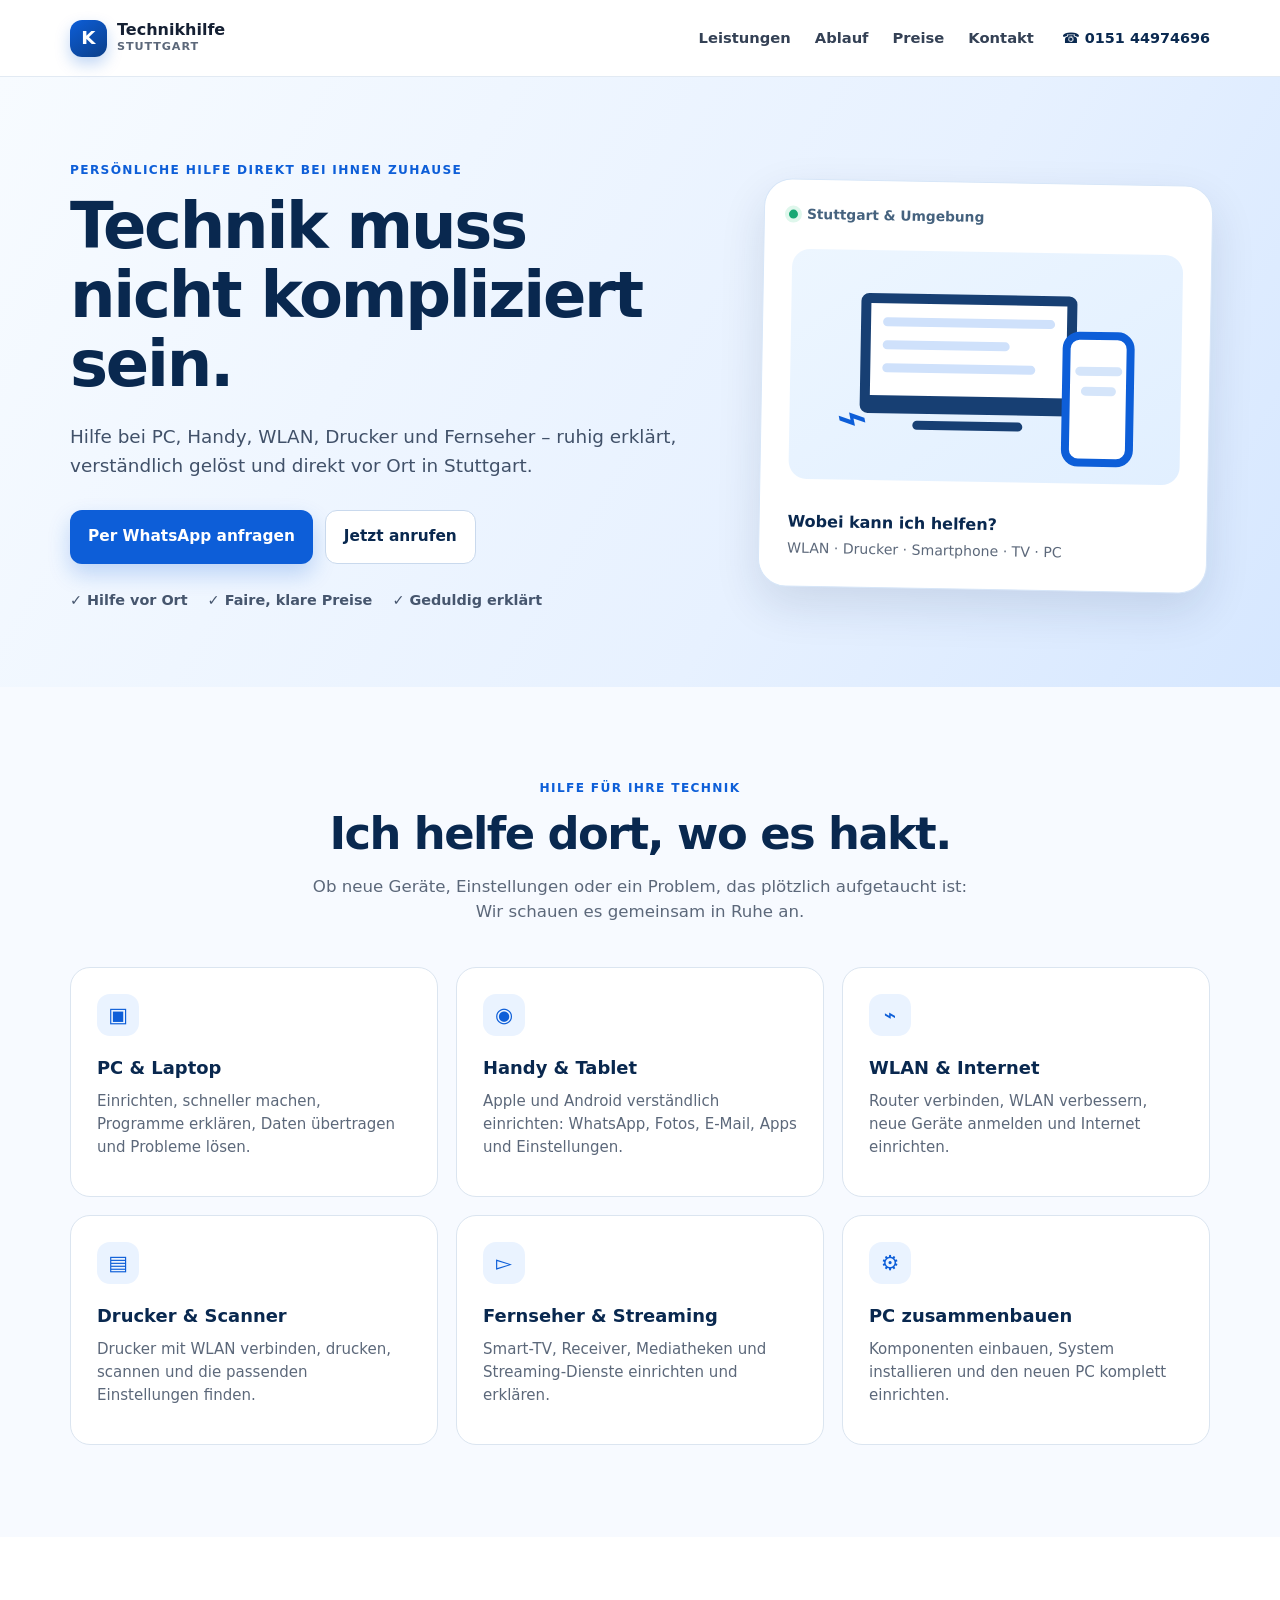
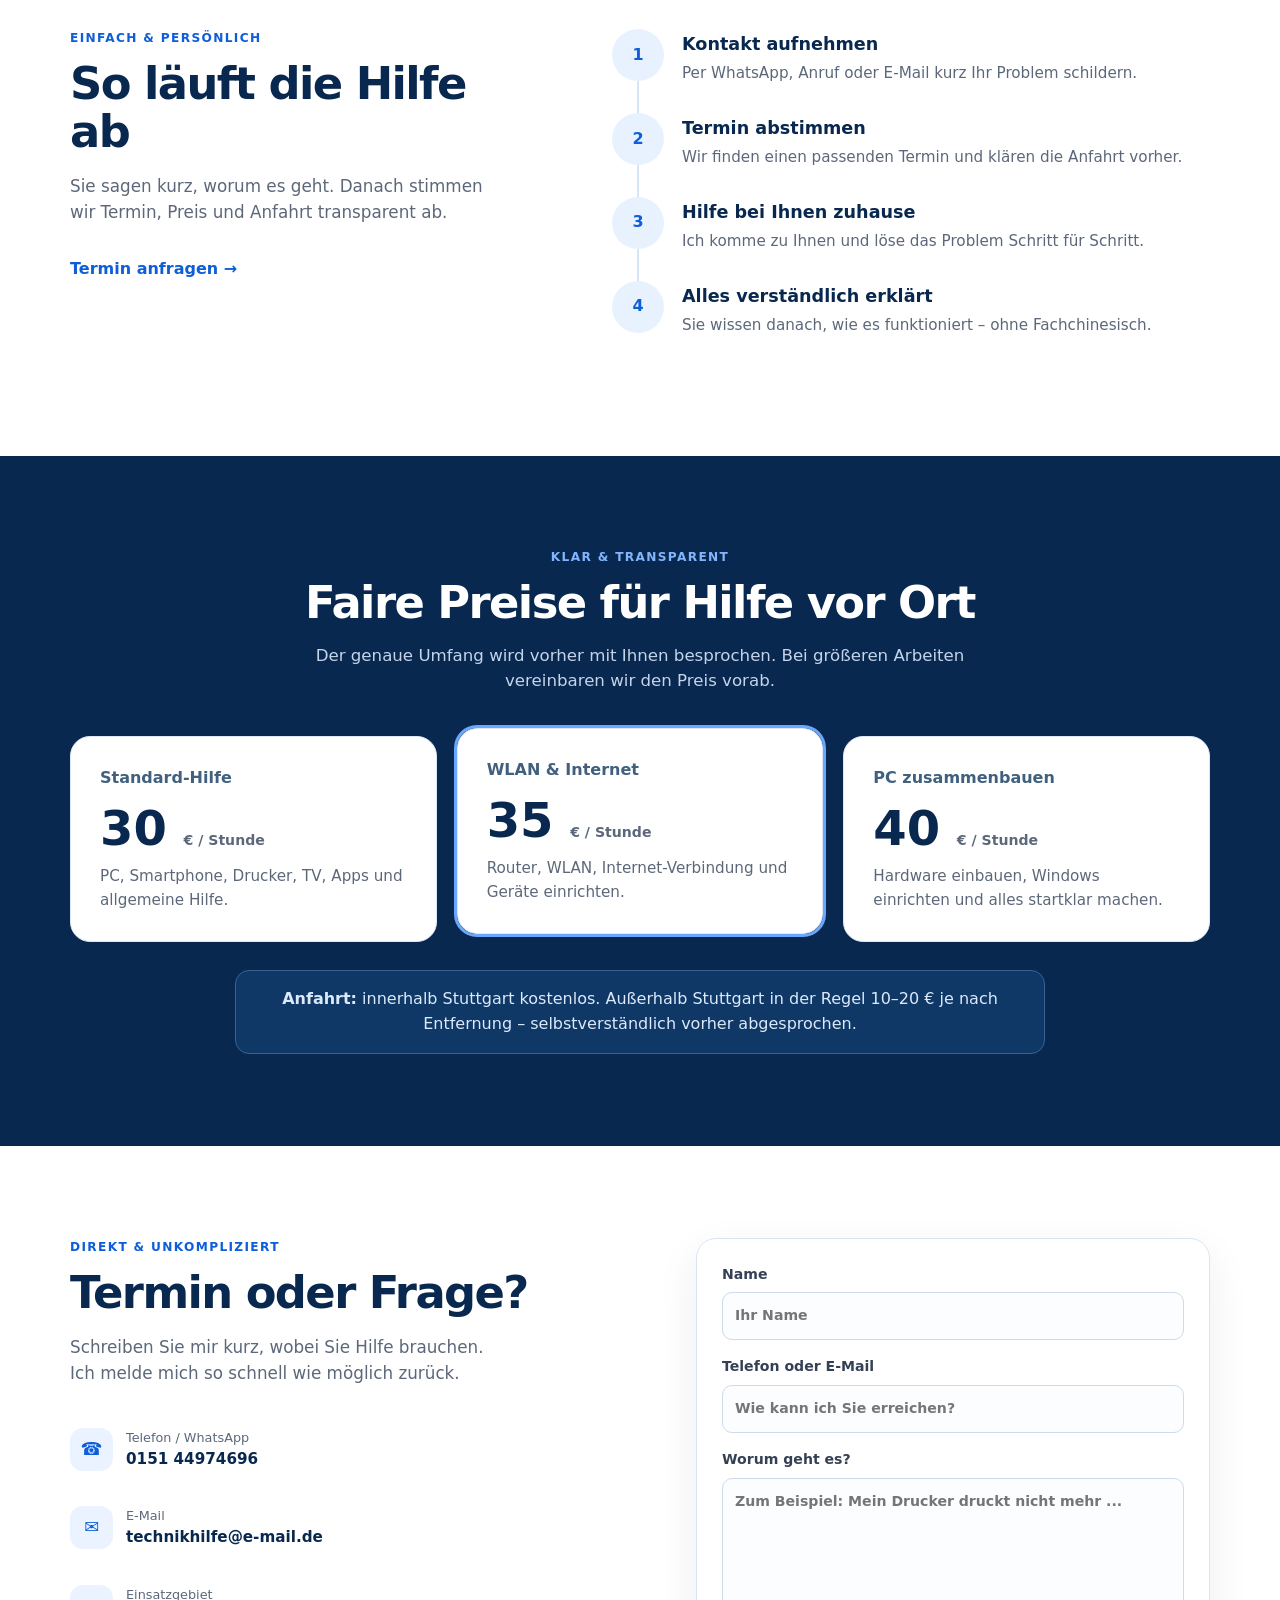
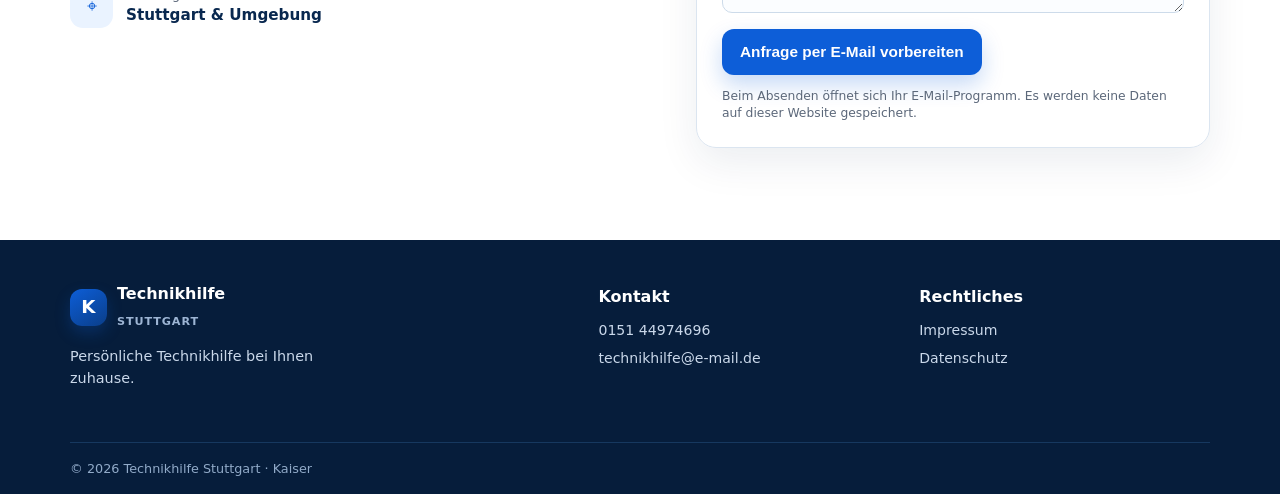
<file: index.html>
<!doctype html>
<html lang="de">
<head>
  <meta charset="utf-8" />
  <meta name="viewport" content="width=device-width, initial-scale=1" />
  <meta name="description" content="Technikhilfe in Stuttgart: PC, Smartphone, WLAN, Drucker und Fernseher direkt bei Ihnen zuhause." />
  <meta name="theme-color" content="#0b2f61" />
  <title>Technikhilfe Stuttgart | PC, Handy, WLAN & Drucker</title>
  <link rel="icon" href="favicon.svg" type="image/svg+xml" />
  <link rel="stylesheet" href="style.css" />
</head>
<body>
  <a class="skip-link" href="#inhalt">Zum Inhalt springen</a>

  <header class="site-header" id="top">
    <div class="container nav-wrap">
      <a class="brand" href="#top" aria-label="Technikhilfe Stuttgart – Startseite">
        <span class="brand-mark" aria-hidden="true">K</span>
        <span><strong>Technikhilfe</strong><small>Stuttgart</small></span>
      </a>
      <button class="menu-toggle" aria-label="Menü öffnen" aria-expanded="false" aria-controls="main-nav">☰</button>
      <nav id="main-nav" class="main-nav" aria-label="Hauptnavigation">
        <a href="#leistungen">Leistungen</a>
        <a href="#ablauf">Ablauf</a>
        <a href="#preise">Preise</a>
        <a href="#kontakt">Kontakt</a>
      </nav>
      <a class="nav-phone" href="tel:+4915144974696">☎ 0151 44974696</a>
    </div>
  </header>

  <main id="inhalt">
    <section class="hero">
      <div class="container hero-grid">
        <div class="hero-copy">
          <p class="eyebrow">Persönliche Hilfe direkt bei Ihnen zuhause</p>
          <h1>Technik muss nicht kompliziert sein.</h1>
          <p class="hero-text">Hilfe bei PC, Handy, WLAN, Drucker und Fernseher – ruhig erklärt, verständlich gelöst und direkt vor Ort in Stuttgart.</p>
          <div class="hero-actions">
            <a class="button button-primary" href="https://wa.me/4915144974696?text=Hallo%20Kaiser%2C%20ich%20h%C3%A4tte%20gern%20Hilfe%20bei%20..." target="_blank" rel="noopener">Per WhatsApp anfragen</a>
            <a class="button button-secondary" href="tel:+4915144974696">Jetzt anrufen</a>
          </div>
          <ul class="trust-list" aria-label="Vorteile">
            <li>✓ Hilfe vor Ort</li><li>✓ Faire, klare Preise</li><li>✓ Geduldig erklärt</li>
          </ul>
        </div>
        <div class="hero-card" aria-label="Technikhilfe Leistungen">
          <div class="hero-card-top">
            <span class="status-dot"></span><span>Stuttgart & Umgebung</span>
          </div>
          <div class="device-illustration" aria-hidden="true">
            <div class="screen"><span></span><span></span><span></span></div>
            <div class="phone"><span></span><span></span></div>
            <div class="wifi">⌁</div>
          </div>
          <div class="quick-help">
            <strong>Wobei kann ich helfen?</strong>
            <span>WLAN · Drucker · Smartphone · TV · PC</span>
          </div>
        </div>
      </div>
    </section>

    <section class="section section-soft" id="leistungen">
      <div class="container">
        <div class="section-heading">
          <p class="eyebrow">Hilfe für Ihre Technik</p>
          <h2>Ich helfe dort, wo es hakt.</h2>
          <p>Ob neue Geräte, Einstellungen oder ein Problem, das plötzlich aufgetaucht ist: Wir schauen es gemeinsam in Ruhe an.</p>
        </div>
        <div class="service-grid">
          <article class="service-card"><div class="icon">▣</div><h3>PC & Laptop</h3><p>Einrichten, schneller machen, Programme erklären, Daten übertragen und Probleme lösen.</p></article>
          <article class="service-card"><div class="icon">◉</div><h3>Handy & Tablet</h3><p>Apple und Android verständlich einrichten: WhatsApp, Fotos, E-Mail, Apps und Einstellungen.</p></article>
          <article class="service-card"><div class="icon">⌁</div><h3>WLAN & Internet</h3><p>Router verbinden, WLAN verbessern, neue Geräte anmelden und Internet einrichten.</p></article>
          <article class="service-card"><div class="icon">▤</div><h3>Drucker & Scanner</h3><p>Drucker mit WLAN verbinden, drucken, scannen und die passenden Einstellungen finden.</p></article>
          <article class="service-card"><div class="icon">▻</div><h3>Fernseher & Streaming</h3><p>Smart-TV, Receiver, Mediatheken und Streaming-Dienste einrichten und erklären.</p></article>
          <article class="service-card"><div class="icon">⚙</div><h3>PC zusammenbauen</h3><p>Komponenten einbauen, System installieren und den neuen PC komplett einrichten.</p></article>
        </div>
      </div>
    </section>

    <section class="section" id="ablauf">
      <div class="container split-layout">
        <div>
          <p class="eyebrow">Einfach & persönlich</p>
          <h2>So läuft die Hilfe ab</h2>
          <p class="section-intro">Sie sagen kurz, worum es geht. Danach stimmen wir Termin, Preis und Anfahrt transparent ab.</p>
          <a class="text-link" href="#kontakt">Termin anfragen <span>→</span></a>
        </div>
        <ol class="steps">
          <li><span>1</span><div><h3>Kontakt aufnehmen</h3><p>Per WhatsApp, Anruf oder E-Mail kurz Ihr Problem schildern.</p></div></li>
          <li><span>2</span><div><h3>Termin abstimmen</h3><p>Wir finden einen passenden Termin und klären die Anfahrt vorher.</p></div></li>
          <li><span>3</span><div><h3>Hilfe bei Ihnen zuhause</h3><p>Ich komme zu Ihnen und löse das Problem Schritt für Schritt.</p></div></li>
          <li><span>4</span><div><h3>Alles verständlich erklärt</h3><p>Sie wissen danach, wie es funktioniert – ohne Fachchinesisch.</p></div></li>
        </ol>
      </div>
    </section>

    <section class="section section-dark" id="preise">
      <div class="container">
        <div class="section-heading light">
          <p class="eyebrow">Klar & transparent</p>
          <h2>Faire Preise für Hilfe vor Ort</h2>
          <p>Der genaue Umfang wird vorher mit Ihnen besprochen. Bei größeren Arbeiten vereinbaren wir den Preis vorab.</p>
        </div>
        <div class="price-grid">
          <article class="price-card"><p class="price-label">Standard-Hilfe</p><div class="price">30 <small>€ / Stunde</small></div><p>PC, Smartphone, Drucker, TV, Apps und allgemeine Hilfe.</p></article>
          <article class="price-card featured"><p class="price-label">WLAN & Internet</p><div class="price">35 <small>€ / Stunde</small></div><p>Router, WLAN, Internet-Verbindung und Geräte einrichten.</p></article>
          <article class="price-card"><p class="price-label">PC zusammenbauen</p><div class="price">40 <small>€ / Stunde</small></div><p>Hardware einbauen, Windows einrichten und alles startklar machen.</p></article>
        </div>
        <div class="travel-note"><strong>Anfahrt:</strong> innerhalb Stuttgart kostenlos. Außerhalb Stuttgart in der Regel 10–20 € je nach Entfernung – selbstverständlich vorher abgesprochen.</div>
      </div>
    </section>

    <section class="section" id="kontakt">
      <div class="container contact-grid">
        <div>
          <p class="eyebrow">Direkt & unkompliziert</p>
          <h2>Termin oder Frage?</h2>
          <p class="section-intro">Schreiben Sie mir kurz, wobei Sie Hilfe brauchen. Ich melde mich so schnell wie möglich zurück.</p>
          <div class="contact-methods">
            <a href="tel:+4915144974696"><span>☎</span><div><small>Telefon / WhatsApp</small><strong>0151 44974696</strong></div></a>
            <a href="mailto:technikhilfe@e-mail.de"><span>✉</span><div><small>E-Mail</small><strong>technikhilfe@e-mail.de</strong></div></a>
            <div><span>⌖</span><div><small>Einsatzgebiet</small><strong>Stuttgart & Umgebung</strong></div></div>
          </div>
        </div>
        <form class="contact-form" id="contactForm">
          <label>Name<input type="text" id="name" required placeholder="Ihr Name" /></label>
          <label>Telefon oder E-Mail<input type="text" id="reply" required placeholder="Wie kann ich Sie erreichen?" /></label>
          <label>Worum geht es?<textarea id="message" required rows="5" placeholder="Zum Beispiel: Mein Drucker druckt nicht mehr ..."></textarea></label>
          <button class="button button-primary" type="submit">Anfrage per E-Mail vorbereiten</button>
          <p class="form-note">Beim Absenden öffnet sich Ihr E-Mail-Programm. Es werden keine Daten auf dieser Website gespeichert.</p>
        </form>
      </div>
    </section>
  </main>

  <footer class="site-footer">
    <div class="container footer-grid">
      <div><a class="brand footer-brand" href="#top"><span class="brand-mark">K</span><span><strong>Technikhilfe</strong><small>Stuttgart</small></span></a><p>Persönliche Technikhilfe bei Ihnen zuhause.</p></div>
      <div><strong>Kontakt</strong><a href="tel:+4915144974696">0151 44974696</a><a href="mailto:technikhilfe@e-mail.de">technikhilfe@e-mail.de</a></div>
      <div><strong>Rechtliches</strong><a href="impressum.html">Impressum</a><a href="datenschutz.html">Datenschutz</a></div>
    </div>
    <div class="container footer-bottom">© <span id="year"></span> Technikhilfe Stuttgart · Kaiser</div>
  </footer>
  <script src="script.js"></script>
</body>
</html>
</file>
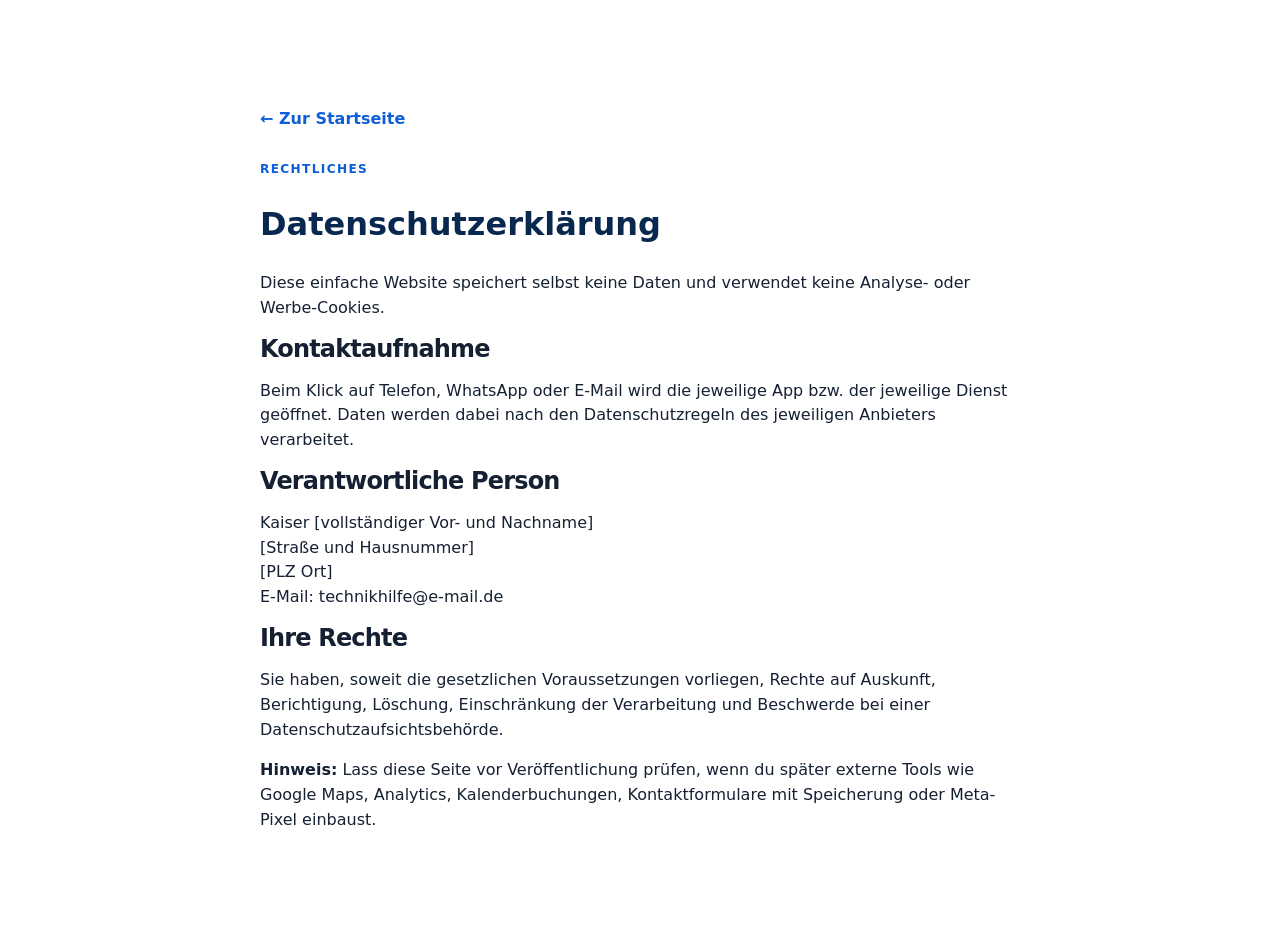
<file: datenschutz.html>
<!doctype html><html lang="de"><head><meta charset="utf-8"><meta name="viewport" content="width=device-width,initial-scale=1"><title>Datenschutz | Technikhilfe Stuttgart</title><link rel="stylesheet" href="style.css"></head><body><main class="section"><div class="container" style="max-width:760px"><a class="text-link" href="index.html">← Zur Startseite</a><p class="eyebrow" style="margin-top:28px">Rechtliches</p><h1 style="color:var(--navy)">Datenschutzerklärung</h1><p>Diese einfache Website speichert selbst keine Daten und verwendet keine Analyse- oder Werbe-Cookies.</p><h2>Kontaktaufnahme</h2><p>Beim Klick auf Telefon, WhatsApp oder E-Mail wird die jeweilige App bzw. der jeweilige Dienst geöffnet. Daten werden dabei nach den Datenschutzregeln des jeweiligen Anbieters verarbeitet.</p><h2>Verantwortliche Person</h2><p>Kaiser [vollständiger Vor- und Nachname]<br>[Straße und Hausnummer]<br>[PLZ Ort]<br>E-Mail: technikhilfe@e-mail.de</p><h2>Ihre Rechte</h2><p>Sie haben, soweit die gesetzlichen Voraussetzungen vorliegen, Rechte auf Auskunft, Berichtigung, Löschung, Einschränkung der Verarbeitung und Beschwerde bei einer Datenschutzaufsichtsbehörde.</p><p><strong>Hinweis:</strong> Lass diese Seite vor Veröffentlichung prüfen, wenn du später externe Tools wie Google Maps, Analytics, Kalenderbuchungen, Kontaktformulare mit Speicherung oder Meta-Pixel einbaust.</p></div></main></body></html>
</file>
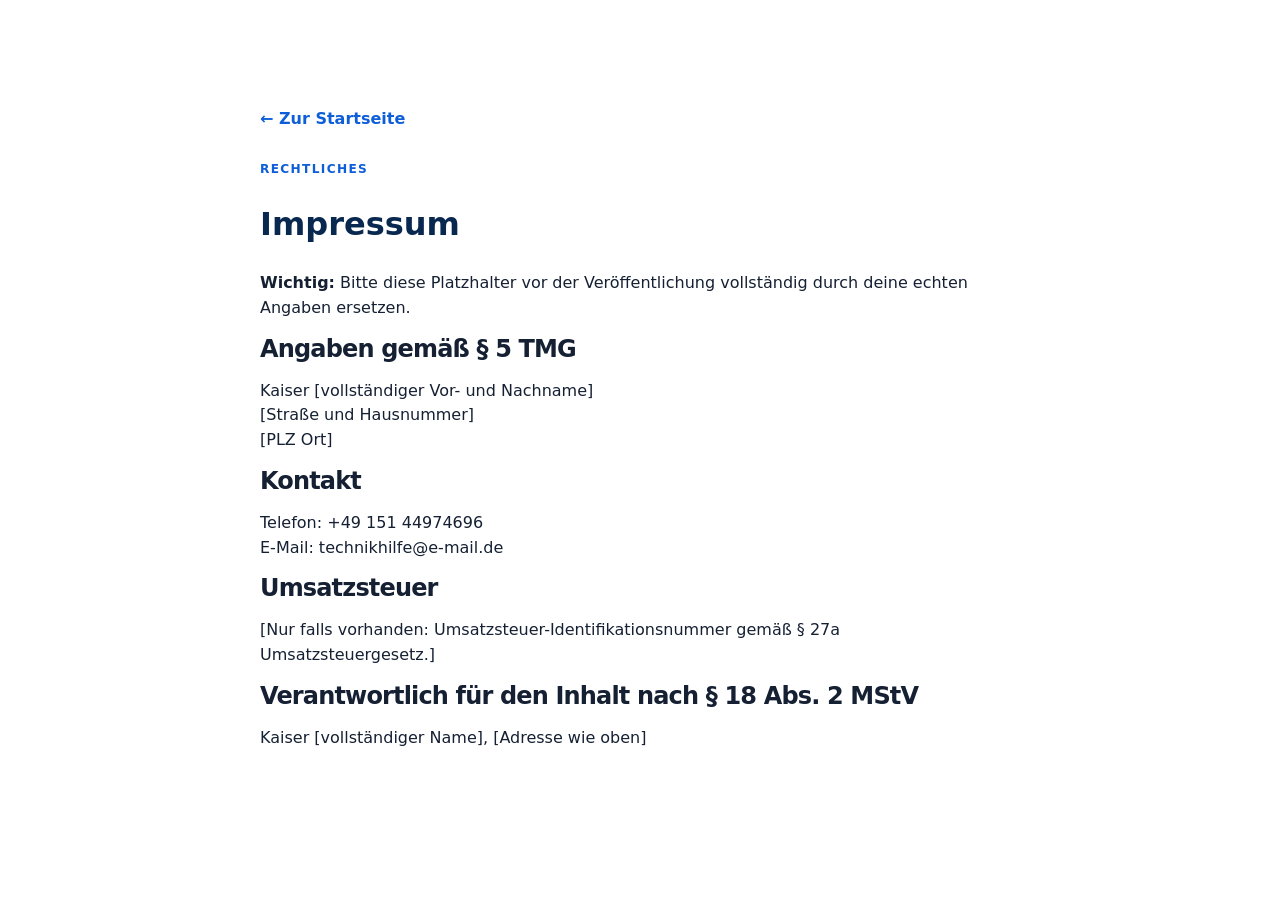
<file: impressum.html>
<!doctype html><html lang="de"><head><meta charset="utf-8"><meta name="viewport" content="width=device-width,initial-scale=1"><title>Impressum | Technikhilfe Stuttgart</title><link rel="stylesheet" href="style.css"></head><body><main class="section"><div class="container" style="max-width:760px"><a class="text-link" href="index.html">← Zur Startseite</a><p class="eyebrow" style="margin-top:28px">Rechtliches</p><h1 style="color:var(--navy)">Impressum</h1><p><strong>Wichtig:</strong> Bitte diese Platzhalter vor der Veröffentlichung vollständig durch deine echten Angaben ersetzen.</p><h2>Angaben gemäß § 5 TMG</h2><p>Kaiser [vollständiger Vor- und Nachname]<br>[Straße und Hausnummer]<br>[PLZ Ort]</p><h2>Kontakt</h2><p>Telefon: +49 151 44974696<br>E-Mail: technikhilfe@e-mail.de</p><h2>Umsatzsteuer</h2><p>[Nur falls vorhanden: Umsatzsteuer-Identifikationsnummer gemäß § 27a Umsatzsteuergesetz.]</p><h2>Verantwortlich für den Inhalt nach § 18 Abs. 2 MStV</h2><p>Kaiser [vollständiger Name], [Adresse wie oben]</p></div></main></body></html>
</file>
<file: style.css>
:root{--navy:#09284f;--blue:#0d5ed8;--sky:#eaf3ff;--ink:#152033;--muted:#5c687a;--line:#dbe5f0;--white:#fff;--shadow:0 18px 45px rgba(15,43,82,.12);--radius:20px}*{box-sizing:border-box}html{scroll-behavior:smooth}body{margin:0;color:var(--ink);font-family:Inter,ui-sans-serif,system-ui,-apple-system,BlinkMacSystemFont,"Segoe UI",sans-serif;line-height:1.55;background:#fff}a{color:inherit;text-decoration:none}.container{width:min(1140px,calc(100% - 40px));margin:auto}.skip-link{position:absolute;top:-40px;left:10px;background:#fff;padding:10px;z-index:99}.skip-link:focus{top:10px}.site-header{position:sticky;top:0;z-index:20;background:rgba(255,255,255,.96);border-bottom:1px solid rgba(219,229,240,.8);backdrop-filter:blur(10px)}.nav-wrap{height:76px;display:flex;align-items:center;gap:28px}.brand{display:flex;align-items:center;gap:10px}.brand strong{display:block;font-size:1rem;line-height:1.1}.brand small{display:block;letter-spacing:.08em;font-size:.7rem;text-transform:uppercase;color:var(--muted);font-weight:700}.brand-mark{width:37px;height:37px;border-radius:12px;background:linear-gradient(145deg,var(--blue),#0a3e89);color:#fff;display:grid;place-items:center;font-size:1.15rem;font-weight:800;box-shadow:0 7px 15px rgba(13,94,216,.25)}.main-nav{display:flex;gap:24px;margin-left:auto}.main-nav a{font-weight:650;font-size:.92rem;color:#344155}.main-nav a:hover{color:var(--blue)}.nav-phone{font-weight:800;font-size:.9rem;color:var(--navy)}.menu-toggle{display:none;border:0;background:none;font-size:1.55rem;margin-left:auto}.hero{overflow:hidden;background:linear-gradient(120deg,#f7fbff 0%,#e7f1ff 63%,#d6e7ff 100%);padding:84px 0 76px}.hero-grid{display:grid;grid-template-columns:1.16fr .84fr;gap:70px;align-items:center}.eyebrow{margin:0 0 12px;color:var(--blue);text-transform:uppercase;letter-spacing:.11em;font-weight:800;font-size:.76rem}.hero h1,h2{line-height:1.08;letter-spacing:-.035em;margin:0}.hero h1{font-size:clamp(2.75rem,5vw,4.9rem);max-width:730px;color:var(--navy)}.hero-text{font-size:1.15rem;color:#415169;max-width:620px;margin:24px 0 30px}.hero-actions{display:flex;gap:12px;flex-wrap:wrap}.button{border:0;border-radius:12px;font-weight:800;padding:14px 18px;font-size:.96rem;display:inline-flex;align-items:center;justify-content:center;cursor:pointer;transition:transform .15s ease,box-shadow .15s ease}.button:hover{transform:translateY(-2px)}.button-primary{background:var(--blue);color:white;box-shadow:0 10px 22px rgba(13,94,216,.23)}.button-secondary{background:#fff;color:var(--navy);border:1px solid #c9d9ed}.trust-list{padding:0;margin:25px 0 0;display:flex;gap:20px;list-style:none;flex-wrap:wrap;font-size:.9rem;color:#46566e;font-weight:650}.hero-card{background:#fff;border:1px solid #d7e6f8;border-radius:28px;padding:24px;box-shadow:var(--shadow);transform:rotate(1deg)}.hero-card-top{font-size:.86rem;font-weight:800;color:#45627e;display:flex;gap:9px;align-items:center}.status-dot{height:9px;width:9px;border-radius:50%;background:#18a874;box-shadow:0 0 0 4px #dff7ec}.device-illustration{height:230px;position:relative;margin:24px 4px;background:linear-gradient(145deg,#edf6ff,#e1efff);border-radius:18px;overflow:hidden}.screen{position:absolute;left:18%;top:43px;width:55%;height:120px;border:10px solid #173f73;border-bottom:18px solid #173f73;border-radius:8px;background:#fff}.screen:after{content:"";width:56%;height:9px;background:#173f73;position:absolute;bottom:-34px;left:22%;border-radius:8px}.screen span{display:block;margin:14px 12px;height:9px;background:#cfe1fb;border-radius:10px}.screen span:nth-child(2){width:65%}.screen span:nth-child(3){width:78%}.phone{position:absolute;width:72px;height:135px;right:12%;bottom:17px;border:8px solid var(--blue);border-radius:17px;background:#fff}.phone span{display:block;width:47px;height:9px;background:#d5e5fa;margin:27px auto 0;border-radius:9px}.phone span+span{margin-top:11px;width:35px}.wifi{position:absolute;left:12%;bottom:23px;color:var(--blue);font-size:3.2rem;transform:rotate(-12deg)}.quick-help{padding:7px 4px 2px;display:flex;flex-direction:column;gap:3px}.quick-help strong{color:var(--navy)}.quick-help span{font-size:.88rem;color:var(--muted)}.section{padding:92px 0}.section-soft{background:#f7faff}.section-heading{max-width:680px;margin:0 auto 42px;text-align:center}.section-heading h2,.split-layout h2,.contact-grid h2{font-size:clamp(2.15rem,3.5vw,3.2rem);color:var(--navy)}.section-heading>p:not(.eyebrow){color:var(--muted);font-size:1.04rem;margin:15px 0 0}.service-grid{display:grid;grid-template-columns:repeat(3,1fr);gap:18px}.service-card{background:#fff;border:1px solid var(--line);border-radius:var(--radius);padding:26px;min-height:230px}.service-card:hover{box-shadow:0 12px 30px rgba(11,40,79,.08);transform:translateY(-2px)}.icon{width:42px;height:42px;display:grid;place-items:center;background:#eaf3ff;color:var(--blue);border-radius:13px;font-size:1.3rem;font-weight:800}.service-card h3{margin:18px 0 8px;font-size:1.12rem;color:var(--navy)}.service-card p{margin:0;color:var(--muted);font-size:.94rem}.split-layout{display:grid;grid-template-columns:.85fr 1.15fr;gap:100px;align-items:start}.section-intro{font-size:1.05rem;color:var(--muted);max-width:430px}.text-link{color:var(--blue);font-weight:800;display:inline-block;margin-top:15px}.steps{list-style:none;padding:0;margin:0;display:grid;gap:0}.steps li{display:grid;grid-template-columns:52px 1fr;gap:18px;padding:0 0 27px;position:relative}.steps li:not(:last-child):before{content:"";position:absolute;left:25px;top:43px;bottom:0;width:2px;background:#d6e6f8}.steps li>span{height:52px;width:52px;border-radius:50%;display:grid;place-items:center;background:#e8f2ff;color:var(--blue);font-weight:900;z-index:1}.steps h3{margin:2px 0 4px;color:var(--navy);font-size:1.1rem}.steps p{margin:0;color:var(--muted);font-size:.95rem}.section-dark{background:var(--navy);color:#fff}.light h2{color:#fff}.light>p:not(.eyebrow){color:#c4d5eb}.light .eyebrow{color:#83b5ff}.price-grid{display:grid;grid-template-columns:repeat(3,1fr);gap:20px}.price-card{background:#fff;color:var(--ink);padding:29px;border-radius:var(--radius);border:1px solid #dce7f7}.price-card.featured{outline:3px solid #6aa7fd;transform:translateY(-8px)}.price-label{font-weight:800;color:#40607e;margin:0}.price{font-size:3rem;line-height:1;font-weight:900;color:var(--navy);margin:13px 0}.price small{font-size:.88rem;color:var(--muted);font-weight:750}.price-card>p:last-child{color:var(--muted);margin:0;font-size:.95rem}.travel-note{margin:28px auto 0;max-width:810px;text-align:center;border:1px solid #376291;background:#103866;border-radius:14px;padding:16px;color:#dbeafa}.contact-grid{display:grid;grid-template-columns:1fr .95fr;gap:85px;align-items:start}.contact-methods{margin-top:30px;display:grid;gap:11px}.contact-methods>a,.contact-methods>div{display:flex;gap:13px;align-items:center;padding:12px 0}.contact-methods span{background:#eaf3ff;color:var(--blue);height:43px;width:43px;display:grid;place-items:center;border-radius:13px;font-size:1.1rem}.contact-methods small,.contact-methods strong{display:block}.contact-methods small{color:var(--muted);font-size:.8rem}.contact-methods strong{color:var(--navy);font-size:.95rem}.contact-form{border:1px solid var(--line);border-radius:var(--radius);padding:25px;box-shadow:0 15px 40px rgba(17,42,75,.08)}.contact-form label{display:block;font-size:.88rem;font-weight:800;color:#344155;margin-bottom:16px}.contact-form input,.contact-form textarea{display:block;font:inherit;color:var(--ink);width:100%;border:1px solid #cddbea;background:#fbfdff;border-radius:10px;padding:12px;margin-top:7px;outline:none}.contact-form input:focus,.contact-form textarea:focus{border-color:var(--blue);box-shadow:0 0 0 3px #e7f1ff}.contact-form textarea{resize:vertical}.form-note{font-size:.77rem;line-height:1.4;color:var(--muted);margin:13px 0 0}.site-footer{background:#061d3b;color:#cad8ea;padding:45px 0 0}.footer-grid{display:grid;grid-template-columns:1.2fr .7fr .7fr;gap:30px}.footer-brand{color:white}.footer-brand small{color:#9db5d4}.site-footer p{max-width:260px;font-size:.9rem}.site-footer strong{color:white;display:block;margin-bottom:10px}.site-footer a:not(.brand){display:block;font-size:.88rem;margin:6px 0}.site-footer a:hover{color:#fff}.footer-bottom{margin-top:38px;border-top:1px solid #16385f;padding:16px 0;font-size:.8rem;color:#91aac8}@media(max-width:850px){.nav-phone{display:none}.menu-toggle{display:block}.main-nav{display:none;position:absolute;top:76px;left:0;right:0;background:#fff;border-bottom:1px solid var(--line);padding:18px 20px;box-shadow:0 12px 25px rgba(8,29,59,.08)}.main-nav.is-open{display:grid;gap:15px}.hero-grid,.split-layout,.contact-grid{grid-template-columns:1fr;gap:45px}.hero-card{max-width:520px;justify-self:center;width:100%}.service-grid,.price-grid{grid-template-columns:repeat(2,1fr)}.section{padding:72px 0}.hero{padding:62px 0}.footer-grid{grid-template-columns:1fr 1fr}}@media(max-width:560px){.container{width:min(100% - 30px,1140px)}.hero h1{font-size:2.6rem}.hero-actions .button{width:100%}.service-grid,.price-grid,.footer-grid{grid-template-columns:1fr}.price-card.featured{transform:none}.trust-list{gap:11px;font-size:.82rem}.nav-wrap{height:68px}.main-nav{top:68px}.site-header{position:sticky}.hero-card{transform:none}.section-heading{text-align:left}.price-grid{gap:15px}}
</file>
